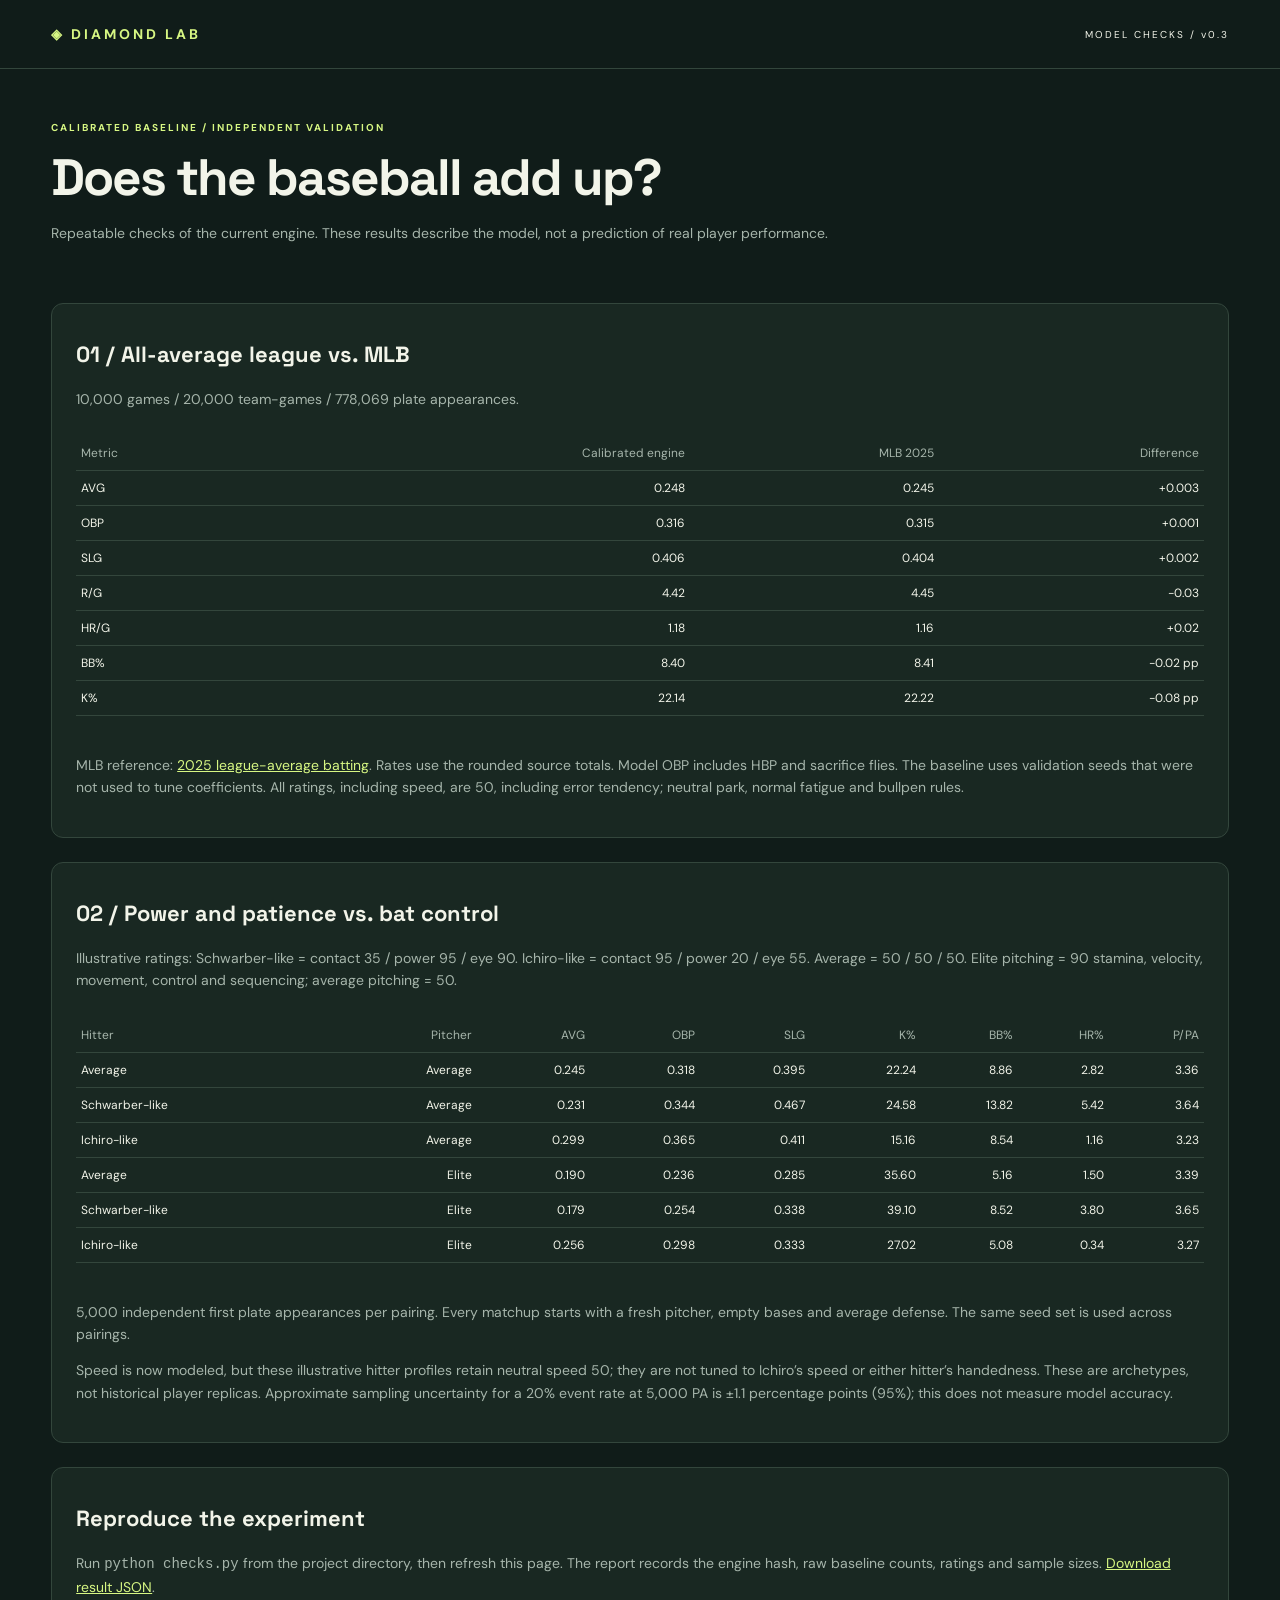
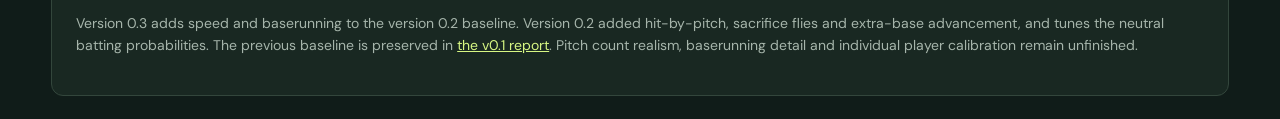
<file: public/checks.html>
<!doctype html><html lang="en"><head><meta charset="utf-8"><meta name="viewport" content="width=device-width,initial-scale=1"><title>Diamond Lab · Model checks</title><link rel="stylesheet" href="style.css"></head><body><header><a class="brand" href="/">◈ DIAMOND LAB</a><span>MODEL CHECKS / v0.3</span></header><main><section class="intro"><div><div class="eyebrow">CALIBRATED BASELINE / INDEPENDENT VALIDATION</div><h1>Does the baseball add up?</h1><p>Repeatable checks of the current engine. These results describe the model, not a prediction of real player performance.</p></div></section><section class="panel"><h2>01 / All-average league vs. MLB</h2><p id="sample"></p><div id="baseline" class="scroll"></div><p>MLB reference: <a href="https://www.baseball-reference.com/tools/share.fcgi?id=j7IEM" style="color:var(--lime)">2025 league-average batting</a>. Rates use the rounded source totals. Model OBP includes HBP and sacrifice flies. The baseline uses validation seeds that were not used to tune coefficients. All ratings, including speed, are 50, including error tendency; neutral park, normal fatigue and bullpen rules.</p></section><section class="panel"><h2>02 / Power and patience vs. bat control</h2><p>Illustrative ratings: Schwarber-like = contact 35 / power 95 / eye 90. Ichiro-like = contact 95 / power 20 / eye 55. Average = 50 / 50 / 50. Elite pitching = 90 stamina, velocity, movement, control and sequencing; average pitching = 50.</p><div id="matchups" class="scroll"></div><p id="method"></p><p>Speed is now modeled, but these illustrative hitter profiles retain neutral speed 50; they are not tuned to Ichiro’s speed or either hitter’s handedness. These are archetypes, not historical player replicas. Approximate sampling uncertainty for a 20% event rate at 5,000 PA is ±1.1 percentage points (95%); this does not measure model accuracy.</p></section><section class="panel"><h2>Reproduce the experiment</h2><p>Run <code>python checks.py</code> from the project directory, then refresh this page. The report records the engine hash, raw baseline counts, ratings and sample sizes. <a href="checks.json" style="color:var(--lime)">Download result JSON</a>.</p><p>Version 0.3 adds speed and baserunning to the version 0.2 baseline. Version 0.2 added hit-by-pitch, sacrifice flies and extra-base advancement, and tunes the neutral batting probabilities. The previous baseline is preserved in <a href="checks-before.json" style="color:var(--lime)">the v0.1 report</a>. Pitch count realism, baserunning detail and individual player calibration remain unfinished.</p></section></main><script>
const fmt=(k,v)=>['AVG','OBP','SLG'].includes(k)?v.toFixed(3):v.toFixed(2);
function table(head,rows){return '<table><thead><tr>'+head.map(x=>'<th>'+x+'</th>').join('')+'</tr></thead><tbody>'+rows.map(r=>'<tr>'+r.map(x=>'<td>'+x+'</td>').join('')+'</tr>').join('')+'</tbody></table>';}
fetch('checks.json').then(r=>{if(!r.ok)throw Error('Run python checks.py to generate results.');return r.json();}).then(r=>{document.getElementById('sample').textContent=r.games.toLocaleString()+' games / '+(r.games*2).toLocaleString()+' team-games / '+r.baseline.PA.toLocaleString()+' plate appearances.';document.getElementById('baseline').innerHTML=table(['Metric','Calibrated engine','MLB 2025','Difference'],Object.keys(r.mlb_2025).map(k=>[k,fmt(k,r.baseline[k]),fmt(k,r.mlb_2025[k]),(r.baseline[k]>=r.mlb_2025[k]?'+':'')+fmt(k,r.baseline[k]-r.mlb_2025[k])+(k.includes('%')?' pp':'')]));const cols=['AVG','OBP','SLG','K%','BB%','HR%','P/PA'];document.getElementById('matchups').innerHTML=table(['Hitter','Pitcher',...cols],r.matchups.map(m=>[m.hitter,m.pitcher,...cols.map(k=>fmt(k,m[k]))]));document.getElementById('method').textContent=r.matchups_per_pair.toLocaleString()+' independent first plate appearances per pairing. Every matchup starts with a fresh pitcher, empty bases and average defense. The same seed set is used across pairings.';}).catch(e=>document.getElementById('sample').textContent=e.message);
</script></body></html>
</file>
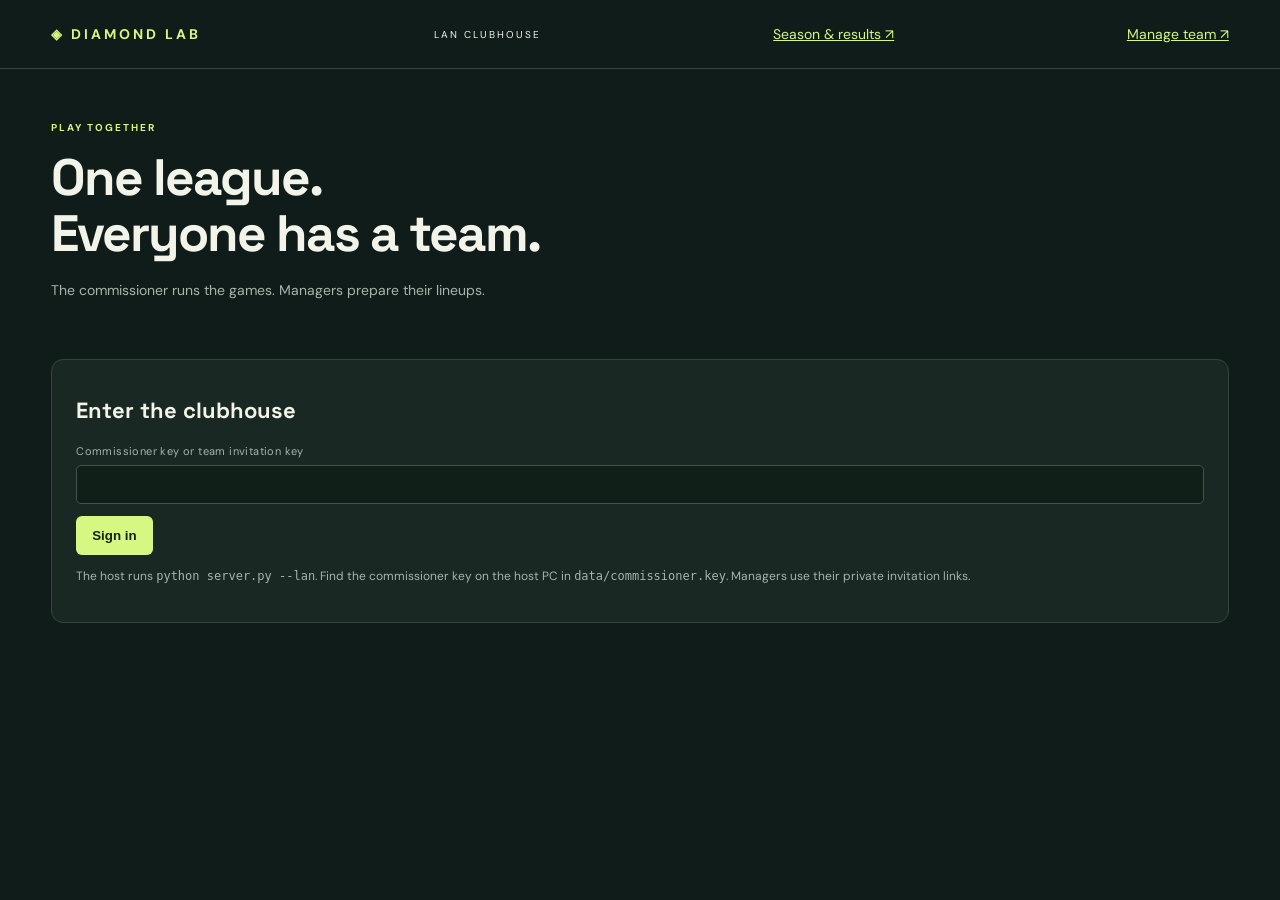
<file: public/lan.html>
<!doctype html><html lang="en"><head><meta charset="utf-8"><meta name="viewport" content="width=device-width,initial-scale=1"><title>Diamond Lab · LAN lobby</title><link rel="stylesheet" href="style.css"><style>.row{display:flex;gap:12px;flex-wrap:wrap;align-items:end}.row label{flex:1;min-width:150px}.row button{margin-bottom:12px}.entry{display:flex;gap:10px;align-items:center;border-bottom:1px solid var(--line);padding:10px 0}.entry span{flex:1}.entry select{width:100px}.invite{word-break:break-all;background:#102019;padding:15px;border-radius:6px}a{color:var(--lime)}#status{max-width:90vw}#roster{max-height:650px;overflow:auto}</style></head><body><header><a class="brand" href="/">◈ DIAMOND LAB</a><span>LAN CLUBHOUSE</span><a href="league.html">Season & results ↗</a><a href="team.html">Manage team ↗</a></header><main><section class="intro"><div><div class="eyebrow">PLAY TOGETHER</div><h1>One league.<br>Everyone has a team.</h1><p>The commissioner runs the games. Managers prepare their lineups.</p></div></section><section class="panel" id="login"><h2>Enter the clubhouse</h2><label>Commissioner key or team invitation key<input id="key" type="password" autocomplete="off"></label><button id="signin">Sign in</button><p class="muted">The host runs <code>python server.py --lan</code>. Find the commissioner key on the host PC in <code>data/commissioner.key</code>. Managers use their private invitation links.</p></section><section class="panel" id="session" hidden><div class="row"><h2 id="role"></h2><button class="quiet" id="signout">Sign out</button></div><p id="connection" class="muted"></p></section><section class="panel" id="admin" hidden><h2>Commissioner desk</h2><p><a href="league.html">Create a league or simulate games ↗</a></p><div class="row"><label>League<select id="leagues"></select></label><button id="open">Open lobby</button></div><label>Shareable server address<input id="address" placeholder="http://192.168.1.20:8000"></label><p class="muted">Use this PC's LAN IP, not localhost. Send each invitation only to its team manager. Generating a replacement invitation revokes that team's previous key.</p><div id="invites"></div><div id="inviteResult"></div></section><section class="panel" id="manager" hidden><h2 id="teamTitle"></h2><p><a href="team.html" style="display:inline-block;padding:14px 20px;background:var(--lime);color:#102019;border-radius:6px;font-weight:bold">Manage roster · import players · trade ↗</a></p><p id="rules" class="muted"></p><p><a href="/" target="_blank" rel="noopener">Import career players into your local Player Vault ↗</a> · Then reload this lobby to select them.</p><label>Team name<input id="teamName"></label><label>Player Vault<select id="vault"></select></label><div id="roster"></div><div class="row"><button id="save">Save lineup</button><button id="ready">Save & mark ready</button><button id="refresh" class="quiet">Reload latest team</button></div><p id="changes" class="muted"></p></section><section class="panel" id="shared" hidden><h2 id="leagueName"></h2><p id="phase"></p><div id="readiness"></div><div class="scroll" id="standings"></div><p><a href="league.html">View full schedule, box scores and playoffs ↗</a></p></section><div id="status" role="status" aria-live="polite"></div></main><script src="lan.js"></script></body></html>
</file>
<file: public/style.css>
@import url('https://fonts.googleapis.com/css2?family=DM+Sans:wght@400;500;600;700&family=Space+Grotesk:wght@400;500;600;700&display=swap');
:root{color-scheme:dark;--bg:#101c19;--panel:#192822;--line:#33463c;--muted:#a6b5ab;--lime:#d7f783}*{box-sizing:border-box}body{margin:0;background:var(--bg);color:#f2f4e9;font-family:'DM Sans',sans-serif;font-size:14px}header,footer{padding:25px 4%;display:flex;align-items:center;justify-content:space-between;border-bottom:1px solid var(--line);gap:20px}header>span{font-size:10px;letter-spacing:2px}.brand{font-weight:700;letter-spacing:3px;color:var(--lime);text-decoration:none}.badge{border:1px solid var(--line);padding:9px 12px;border-radius:30px}main{max-width:1440px;margin:auto;padding:0 4%}.intro{display:flex;align-items:center;justify-content:space-between;padding:52px 0 44px;overflow:hidden}.eyebrow{font-size:10px;letter-spacing:2px;color:var(--lime);font-weight:700}h1,h2,h3{font-family:'Space Grotesk',sans-serif}h1{font-size:clamp(32px,4vw,55px);line-height:1.1;letter-spacing:-2px;margin:16px 0}p{line-height:1.6;color:var(--muted)}.diamond{width:175px;height:175px;border:1px solid #66835e;transform:rotate(45deg);margin:30px 85px;background:repeating-linear-gradient(0deg,#243e2c 0 22px,#294531 22px 44px);border-radius:48% 0 0 0;position:relative;box-shadow:0 0 0 25px #192b21,0 0 0 26px #344a34}.base{position:absolute;width:10px;height:10px;background:var(--lime)}.b1{left:30px;top:30px}.b2{right:30px;top:30px}.b3{left:30px;bottom:30px}.b4{right:30px;bottom:30px}.mound{position:absolute;top:75px;left:75px;transform:rotate(-45deg)}.layout{display:grid;grid-template-columns:300px 1fr;gap:24px}.panel{background:var(--panel);border:1px solid var(--line);border-radius:12px;padding:24px;margin-bottom:24px}h2{font-size:22px;margin:12px 0 20px}h3{margin:12px 0}.muted{font-size:12px;color:var(--muted)}label{display:block;color:var(--muted);font-size:11px;letter-spacing:.4px;margin:12px 0}input,select{display:block;width:100%;border:1px solid #415449;background:#102019;color:#f2f4e9;padding:10px;border-radius:5px;margin-top:7px;font:inherit;font-size:13px}button,.upload{background:var(--lime);border:0;color:#142319;padding:12px 16px;border-radius:6px;font-weight:700;cursor:pointer;letter-spacing:0}button:hover,.upload:hover{filter:brightness(1.12)}button:disabled{opacity:.5;cursor:wait}.upload{text-align:center;font-size:13px}.upload input{display:none}.quiet{background:transparent;color:var(--muted);border:1px solid var(--line);padding:9px;font-size:11px}.sectiontop{display:flex;justify-content:space-between;align-items:center;gap:10px}.teams{display:grid;grid-template-columns:1fr 1fr;gap:22px}.slot{width:100%;display:flex;text-align:left;gap:12px;padding:10px 0;border-bottom:1px solid var(--line);border-radius:0;background:transparent;color:#e4ecdf;font-weight:400}.slot b{color:var(--lime);font-size:11px;width:24px}.slot small{margin-left:auto;color:var(--muted)}.controls{display:flex;align-items:end;gap:16px;border-top:1px solid var(--line);margin-top:20px;padding-top:10px}.controls label{flex:1;margin-bottom:0}.controls button{height:40px}.vaultcard{width:100%;margin-top:8px;background:#233e2c;color:#e4ecdf;text-align:left;border:1px solid var(--line)}.vaultcard.selected{border-color:var(--lime)}.note{background:transparent}.note p{font-size:12px}table{width:100%;border-collapse:collapse;margin:12px 0 24px;font-size:12px}td,th{text-align:right;padding:9px 5px;border-bottom:1px solid var(--line)}td:first-child,th:first-child{text-align:left}th{color:var(--muted);font-weight:400}.score{font-family:'Space Grotesk';font-size:34px;color:var(--lime);margin:12px 0}.scroll{overflow:auto}details{border-bottom:1px solid var(--line);padding:12px 0;font-size:12px}summary{cursor:pointer;line-height:1.6}summary strong{color:var(--lime)}.pitch{display:inline-block;padding:6px 9px;margin:7px 4px 0 0;background:#102019;border-radius:3px;color:var(--muted)}#plays{max-height:480px;overflow:auto}#status{position:fixed;bottom:20px;left:50%;transform:translateX(-50%);background:var(--lime);color:#15251c;border-radius:8px;padding:14px 22px;box-shadow:0 4px 24px #0008;max-width:90%;z-index:10}#status:empty{display:none}footer{margin-top:35px;border-top:1px solid var(--line);border-bottom:0;font-size:10px;letter-spacing:1px;color:var(--muted)}@media(max-width:950px){.layout{grid-template-columns:1fr}.diamond{margin-right:40px}aside{display:grid;grid-template-columns:1fr 1fr;gap:20px}}@media(max-width:600px){header>span,.diamond{display:none}.teams{grid-template-columns:1fr}.controls{flex-wrap:wrap}aside{display:block}.panel{padding:18px}.intro{padding:30px 0}.sectiontop{align-items:flex-start}footer span{display:none}}
</file>
